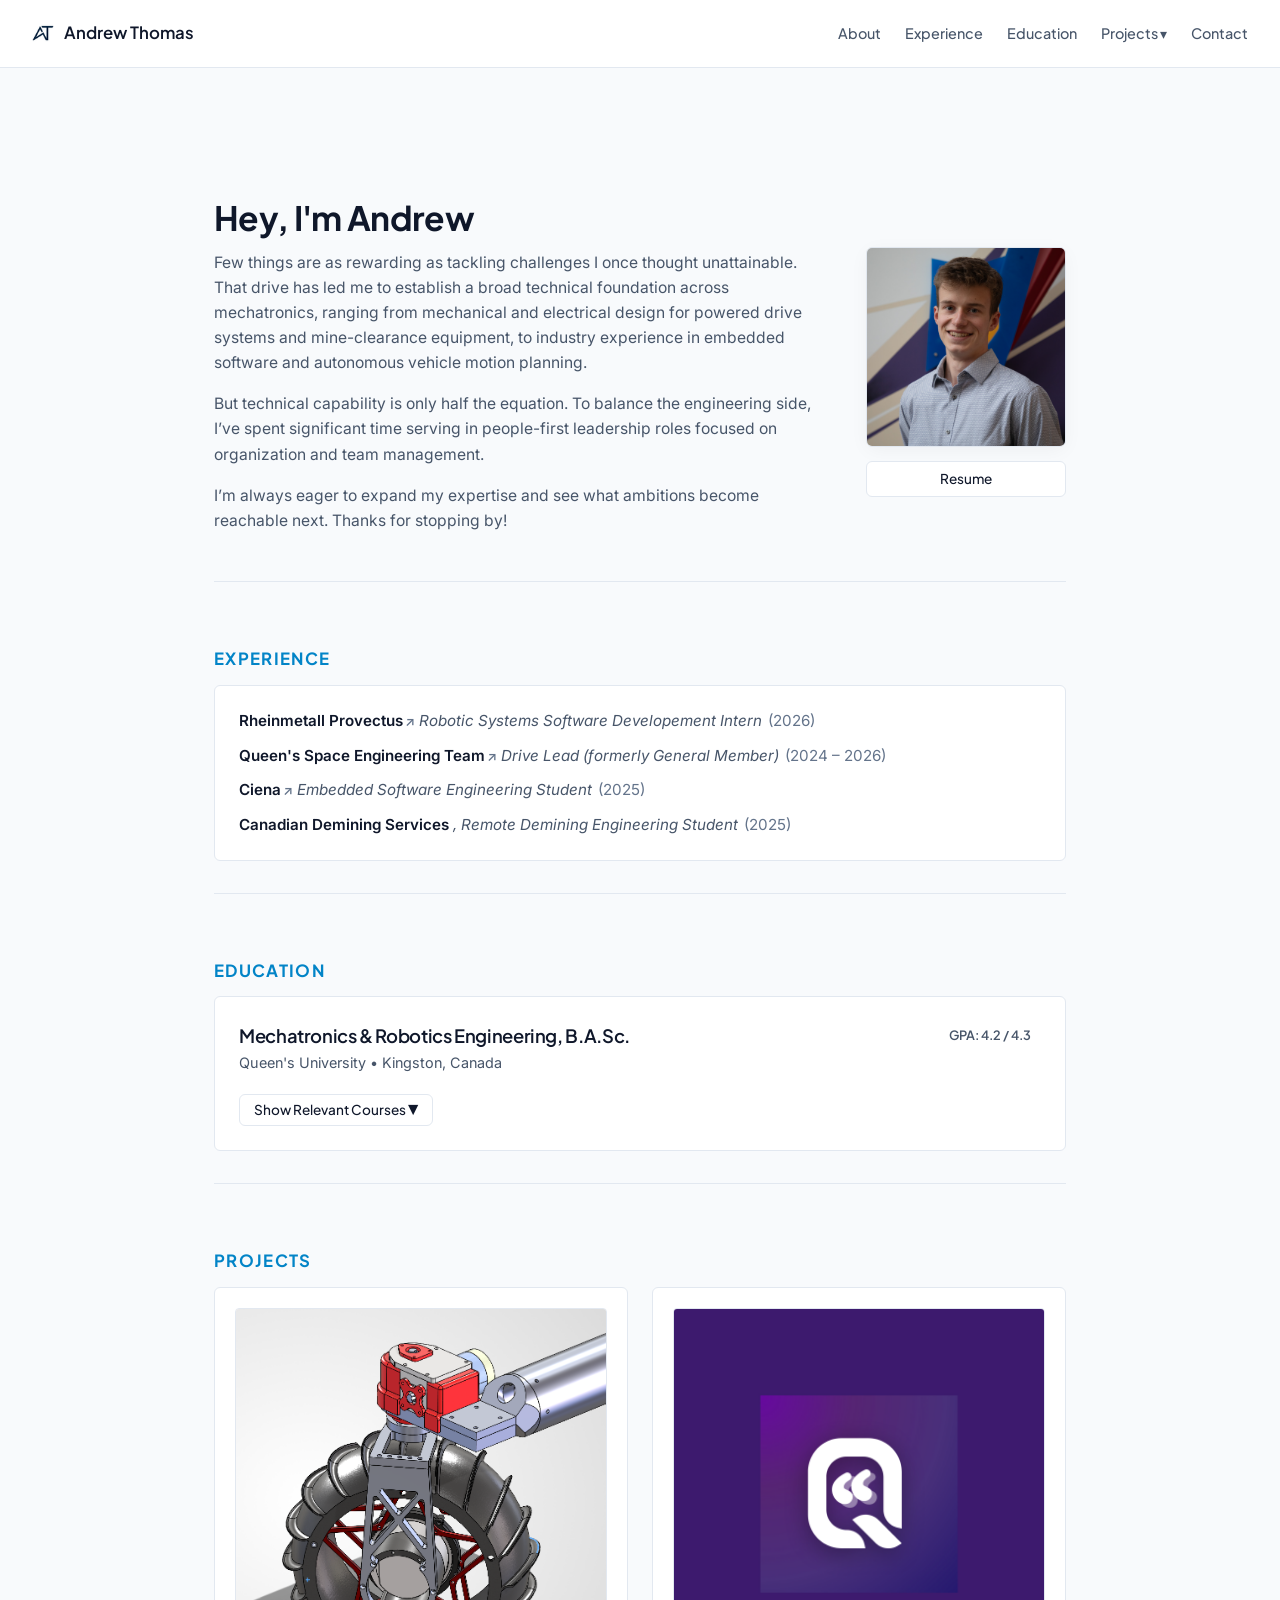
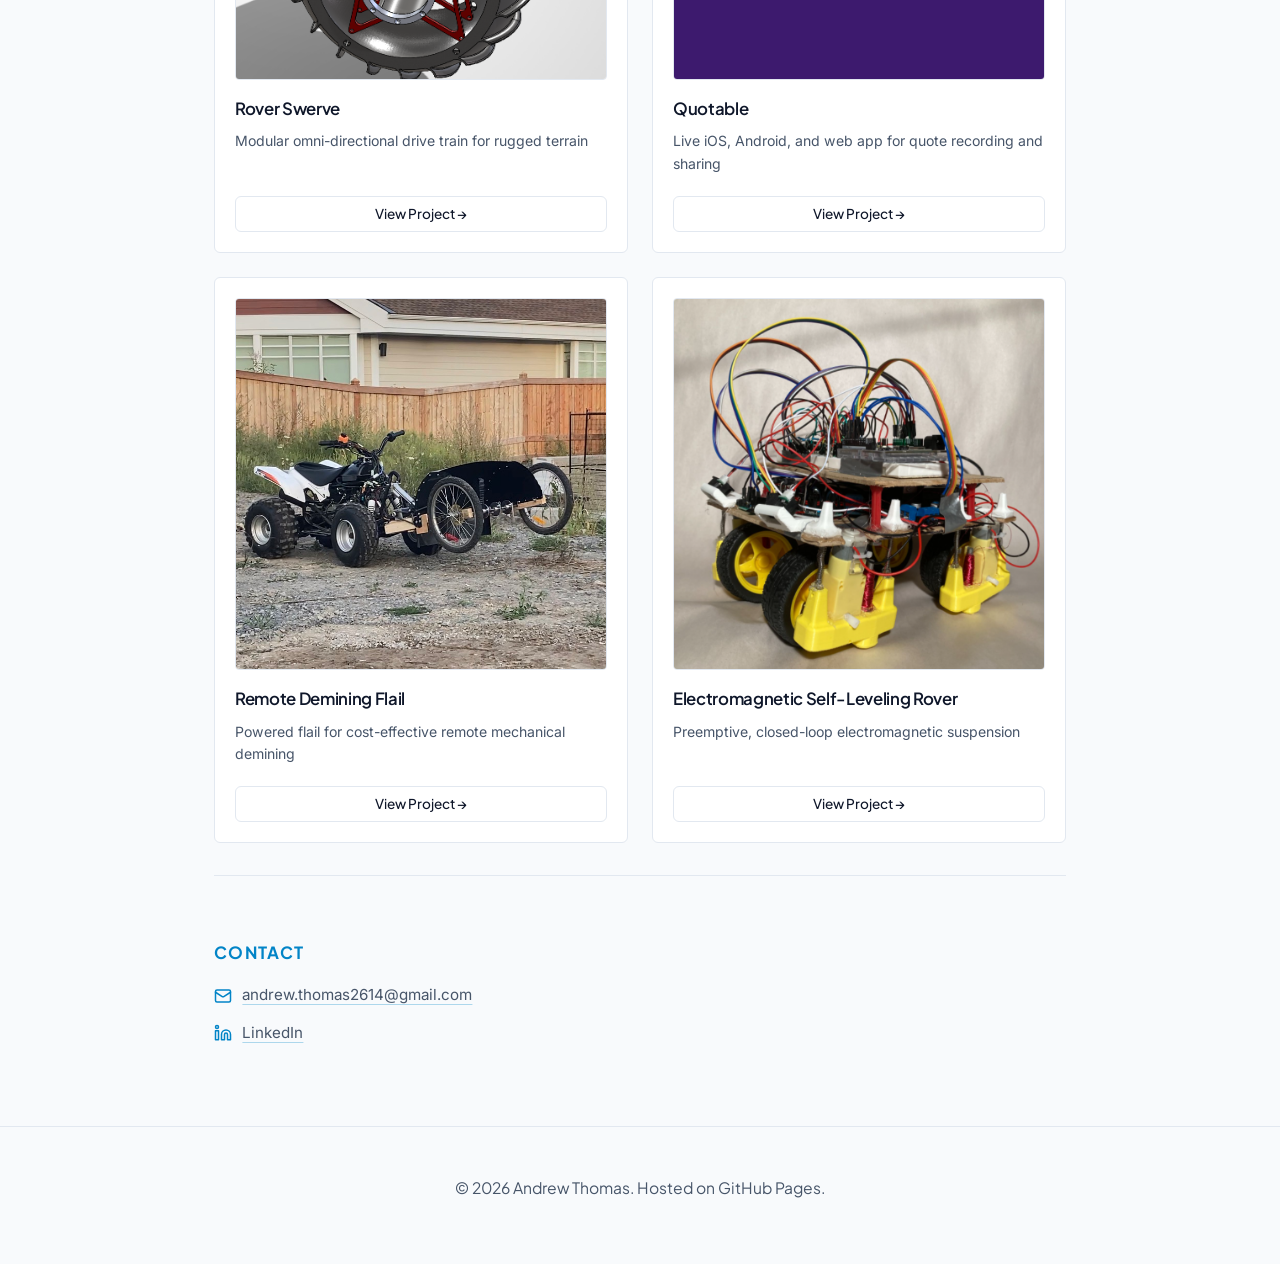
<file: index.html>
<!DOCTYPE html>
<html lang="en">
<head>
  <meta charset="UTF-8">
  <meta name="viewport" content="width=device-width, initial-scale=1.0">
  <title>Andrew Thomas | Engineering Portfolio</title>
  <link rel="icon" type="image/x-icon" href="./assets/images/favicon32.ico">
  <link rel="stylesheet" href="css/styles.css">
  <script src="js/components.js" defer></script>
  <script src="js/main.js" defer></script>
</head>
<body>

  <main>
    <section id="about" class="section">
      <div class="about-container">
        <div class="about-text">
          <h1>Hey, I'm Andrew</h1>
          <p>Few things are as rewarding as tackling challenges I once thought unattainable. That drive has led me to establish a broad technical foundation across mechatronics, ranging from mechanical and electrical design for powered drive systems and mine-clearance equipment, to industry experience in embedded software and autonomous vehicle motion planning.</p>
          <p>But technical capability is only half the equation. To balance the engineering side, I’ve spent significant time serving in people-first leadership roles focused on organization and team management.</p>
          <p>I’m always eager to expand my expertise and see what ambitions become reachable next. Thanks for stopping by!</p>
        </div>
        <div class="about-image">
          <img src="./assets/images/profile.jpg" alt="Profile Photo">
          <a href="./assets/documents/AndrewThomas_PortfolioResume26.pdf" class="btn resume-btn" target="_blank" rel="noopener noreferrer">
            Resume
          </a>
        </div>
      </div>
    </section>

    <section id="experience" class="section">
      <h2>Experience</h2>
      <div class="experience-card">
        <div class="experience-list">
          <div class="experience-item">
            <a href="https://www.rheinmetall.com/en/company/subsidiaries/provectus-robotics-solutions" target="_blank" rel="noopener noreferrer" class="company-link">
              Rheinmetall Provectus<span class="ext-icon">&#8599;</span>
            </a>
            <span class="role-details"> Robotic Systems Software Developement Intern <span class="timeframe">(2026)</span></span>
          </div>

          <div class="experience-item">
            <a href="https://qset.ca/" target="_blank" rel="noopener noreferrer" class="company-link">
              Queen's Space Engineering Team<span class="ext-icon">&#8599;</span>
            </a>
            <span class="role-details"> Drive Lead (formerly General Member)  <span class="timeframe">(2024 &ndash; 2026)</span></span>
          </div>

          <div class="experience-item">
            <a href="https://www.ciena.com/" target="_blank" rel="noopener noreferrer" class="company-link">
              Ciena<span class="ext-icon">&#8599;</span>
            </a>
            <span class="role-details"> Embedded Software Engineering Student <span class="timeframe">(2025)</span></span>
          </div>

          <div class="experience-item">
            <span class="company-name">Canadian Demining Services</span>
            <span class="role-details">, Remote Demining Engineering Student <span class="timeframe">(2025)</span></span>
          </div>
        </div>
      </div>
    </section>

    <section id="education" class="section">
      <h2>Education</h2>
      <div class="education-card">
        <div class="education-header">
          <div class="education-title">
            <h3>Mechatronics &amp; Robotics Engineering, B.A.Sc.</h3>
            <p class="eduction-uni-name">Queen's University &bull; Kingston, Canada</p>
          </div>
          <span class="eduction-gpa-badge">GPA: 4.2 / 4.3</span>
        </div>

        <button id="toggle-courses-btn" class="btn btn-courses">Show Relevant Courses &#9660;</button>

        <div id="courses-list" class="courses-container hidden">
          <h4>Relevant Courses</h4>
          
          <div class="courses-columns">
            <div class="course-group">
              <h5>Systems &amp; Automation</h5>
              <ul>
                <li>Mechatronics Design I &ndash; III</li>
                <li>Industrial Automation</li>
                <li>Sensors and Electric Actuators</li>
                <li>Signals and Systems</li>
              </ul>
            </div>

            <div class="course-group">
              <h5>Embedded &amp; Computing</h5>
              <ul>
                <li>Microprocessors and Embedded Sys.</li>
                <li>Computer Architecture</li>
                <li>Digital Systems</li>
                <li>Computer Networks</li>
              </ul>
            </div>

            <div class="course-group">
              <h5>Hardware, Software &amp; Math</h5>
              <ul>
                <li>Electronics I &ndash; II</li>
                <li>Statics and Solid Mechanics</li>
                <li>Data Structures and Algorithms</li>
                <li>Numerical Methods &amp; Optimization</li>
              </ul>
            </div>
          </div>

          <div class="curriculum-link-wrapper">
            <a href="https://smithengineering.queensu.ca/mre/undergraduate/curriculum.html" target="_blank" rel="noopener noreferrer" class="curriculum-link">
              View Official Curriculum &rarr;
            </a>
          </div>
        </div>
      </div>
    </section>

    <!-- projects -->
    <section id="projects" class="section">
      <h2>Projects</h2>
      <div class="project-grid">
        <div class="project-card">
          <img src="assets/images/swerve-thumb.png" alt="Swerve Image">
          <h3>Rover Swerve</h3>
          <p>Modular omni-directional drive train for rugged terrain</p>
          <a href="projects/rover-swerve.html" class="btn">View Project &rarr;</a>
        </div>
        <div class="project-card">
          <img src="assets/images/quotable-loading.png" alt="Quotable Logo">
          <h3>Quotable</h3>
          <p>Live iOS, Android, and web app for quote recording and sharing </p>
          <a href="projects/quotable.html" class="btn">View Project &rarr;</a>
        </div>
        <div class="project-card">
          <img src="assets/images/flail-thumb.jpg" alt="Flail Image">
          <h3>Remote Demining Flail</h3>
          <p>Powered flail for cost-effective remote mechanical demining </p>
          <a href="projects/demining-flail.html" class="btn">View Project &rarr;</a>
        </div>
        <div class="project-card">
          <img src="assets/images/self-leveling-thumb.png" alt="Self-Leveling Rover Image">
          <h3>Electromagnetic Self-Leveling Rover</h3>
          <p>Preemptive, closed-loop electromagnetic suspension </p>
          <a href="projects/self-leveling-rover.html" class="btn">View Project &rarr;</a>
        </div>
      </div>
    </section>

    <!-- Contact Info Section -->
    <section id="contact" class="section">
      <h2>Contact</h2>
      <div class="contact-links">
        
        <a href="mailto:andrew.thomas2614@gmail.com" class="contact-item">
          <svg class="contact-icon" xmlns="http://www.w3.org/2000/svg" viewBox="0 0 24 24" fill="none" stroke="currentColor" stroke-width="2" stroke-linecap="round" stroke-linejoin="round">
            <rect width="20" height="16" x="2" y="4" rx="2"/>
            <path d="m22 7-8.97 5.7a1.94 1.94 0 0 1-2.06 0L2 7"/>
          </svg>
          <span>andrew.thomas2614@gmail.com</span>
        </a>

        <a href="https://www.linkedin.com/in/andrew-thomas-454298328/" target="_blank" rel="noopener noreferrer" class="contact-item">
          <svg class="contact-icon" xmlns="http://www.w3.org/2000/svg" viewBox="0 0 24 24" fill="none" stroke="currentColor" stroke-width="2" stroke-linecap="round" stroke-linejoin="round">
            <path d="M16 8a6 6 0 0 1 6 6v7h-4v-7a2 2 0 0 0-2-2 2 2 0 0 0-2 2v7h-4v-7a6 6 0 0 1 6-6z"/>
            <rect width="4" height="12" x="2" y="9"/>
            <circle cx="4" cy="4" r="2"/>
          </svg>
          <span>LinkedIn</span>
        </a>

      </div>
    </section>
  </main>

  <footer>
    <p>&copy; 2026 Andrew Thomas. Hosted on GitHub Pages.</p>
  </footer>

</body>
</html>
</file>
<file: css/styles.css>
@import url('https://fonts.googleapis.com/css2?family=Inter:wght@400;500;600&family=Plus+Jakarta+Sans:wght@500;600;700&display=swap');

:root {
  --bg-primary: #f8fafc;
  --bg-surface: #ffffff;
  --text-main: #0f172a;
  --text-muted: #475569;
  --text-subtle: #64748b;
  --accent: #0284c7;
  --accent-hover: #0369a1;
  --accent-subtle: #f0f9ff;
  --border: #e2e8f0;
  --border-focus: #cbd5e1;

  --shadow-sm: 0 1px 2px 0 rgba(15, 23, 42, 0.04);
  --shadow-card: 0 4px 20px -2px rgba(15, 23, 42, 0.05);

  --font-main: 'Inter', -apple-system, BlinkMacSystemFont, sans-serif;
  --font-heading: 'Plus Jakarta Sans', -apple-system, BlinkMacSystemFont, sans-serif;

  --max-width: 900px;
  --radius: 6px;
  --transition: all 0.15s ease-in-out;
}

/* layout */
*, *::before, *::after {
  box-sizing: border-box;
  margin: 0;
  padding: 0;
}

html {
  scroll-behavior: smooth;
  font-size: 16px;
  background-color: var(--bg-primary);
}

body {
  background-color: var(--bg-primary);
  color: var(--text-main);
  font-family: var(--font-main);
  line-height: 1.6;
  -webkit-font-smoothing: antialiased;
}

main {
  max-width: var(--max-width);
  margin: 0 auto;
  padding: 6rem 1.5rem 3rem 1.5rem;
}

h1, h2, h3, h4 {
  font-family: var(--font-heading);
  color: var(--text-main);
  font-weight: 700;
  letter-spacing: -0.02em;
}

h1 { font-size: 2.1rem; line-height: 1.25; margin-bottom: 0.75rem; }
h2 { 
  font-size: 1.05rem; 
  text-transform: uppercase; 
  letter-spacing: 0.08em; 
  color: var(--accent); 
  margin-bottom: 0.5rem;
  font-weight: 700;
}
h3 { font-size: 1.15rem; font-weight: 600; }

p {
  color: var(--text-muted);
  font-size: 0.98rem;
  margin-bottom: 1rem;
}

a {
  color: var(--accent);
  text-decoration: underline;
  text-decoration-color: rgba(2, 132, 199, 0.3);
  text-underline-offset: 4px;
  transition: var(--transition);
}

a:hover {
  color: var(--accent-hover);
  text-decoration-color: var(--accent-hover);
}

.section {
  padding: 2rem 0;
  border-bottom: 1px solid var(--border);
}

.section:last-of-type {
  border-bottom: none;
}

/* header */
.navbar {
  display: flex;
  justify-content: space-between;
  align-items: center;
  padding: 1.25rem 2rem;
  background-color: var(--bg-surface);
  border-bottom: 1px solid var(--border);
  position: sticky;
  top: 0;
  z-index: 100;
}

.nav-brand {
  display: flex;
  align-items: center;
}

.brand-link {
  display: inline-flex;
  align-items: center;
  gap: 0.65rem;
  text-decoration: none;
  color: var(--text-main);
  font-family: var(--font-heading);
  font-weight: 600;
  font-size: 1.05rem;
  transition: opacity 0.15s ease;
}

.brand-link:hover {
  opacity: 0.85;
}

.nav-favicon {
  width: 22px;
  height: 22px;
  object-fit: contain;
  display: block;
}

/* Navigation Links */
.nav-links {
  display: flex;
  align-items: center;
  gap: 1.5rem;
}

.nav-links a {
  color: var(--text-muted);
  text-decoration: none;
  font-family: var(--font-heading);
  font-size: 0.9rem;
  font-weight: 500;
  transition: color 0.15s ease;
}

.nav-links a:hover {
  color: var(--accent);
}

.dropdown {
  position: relative;
}

.dropdown-content {
  display: none;
  position: absolute;
  top: 100%;
  right: 0;
  background-color: var(--bg-surface);
  min-width: 220px;
  border: 1px solid var(--border);
  border-radius: var(--radius);
  padding: 0.35rem 0;
  box-shadow: var(--shadow-card);
}

.dropdown-content a {
  display: block;
  padding: 0.5rem 1rem;
  font-size: 0.85rem;
  color: var(--text-muted);
}

.dropdown-content a:hover {
  background-color: var(--accent-subtle);
  color: var(--accent);
}

.dropdown:hover .dropdown-content {
  display: block;
}

/* about */
.about-container {
  display: grid;
  grid-template-columns: 1fr 200px;
  gap: 3rem;
  align-items: center;
}

.about-image {
  display: flex;
  flex-direction: column; /* Keeps button stacked BELOW photo on all screens */
  align-items: center;
  gap: 0.85rem;
}

.about-image img {
  width: 200px;
  height: 200px;
  object-fit: cover;
  border-radius: var(--radius);
  border: 1px solid var(--border);
  box-shadow: var(--shadow-card);
  transition: var(--transition);
}

.resume-btn {
  display: inline-flex;
  align-items: center;
  justify-content: center;
  gap: 0.5rem;
  width: 200px; /* Matches image width */
  text-align: center;
}

@media (max-width: 768px) {
  .about-container {
    grid-template-columns: 1fr;
  }

  .about-image {
    order: -1;
  }

  .about-image img {
    width: 150px;
    height: 150px;
  }

  .resume-btn {
    width: 150px;
  }
}

/* experience */
.experience-card {
  background-color: var(--bg-surface);
  border: 1px solid var(--border);
  border-radius: var(--radius);
  padding: 1.5rem;
  box-shadow: none;
}

.experience-list {
  display: flex;
  flex-direction: column;
  gap: 0.85rem;
}

.experience-item {
  font-size: 0.95rem;
  line-height: 1.4;
  color: var(--text-main);
}

.company-link {
  font-weight: 600;
  color: var(--text-main);
  text-decoration: none;
  transition: var(--transition);
}

.company-link:hover {
  color: var(--accent);
}

.company-name {
  font-weight: 600;
  color: var(--text-main);
}

.ext-icon {
  font-size: 0.85em;
  margin-left: 2px;
  display: inline-block;
  color: var(--text-subtle);
  transition: var(--transition);
}

.company-link:hover .ext-icon {
  color: var(--accent);
  transform: translate(1px, -1px);
}

.role-details {
  font-style: italic;
  color: var(--text-muted);
}

.timeframe {
  font-style: normal;
  color: var(--text-subtle);
  margin-left: 2px;
}

/* education */
.education-card {
  background-color: var(--bg-surface);
  border: 1px solid var(--border);
  border-radius: var(--radius);
  padding: 1.5rem;
}

.hidden {
  display: none !important;
}

.education-header {
  display: flex;
  justify-content: space-between;
  align-items: flex-start;
  gap: 1rem;
  margin-bottom: 1.25rem;
}

.eduction-uni-name {
  color: var(--text-muted);
  font-size: 0.9rem;
  margin-bottom: 0;
}

.eduction-gpa-badge {
  font-family: var(--font-heading);
  font-size: 0.8rem;
  font-weight: 600;
  color: var(--text-muted);
  padding: 0.25rem 0.65rem;
  white-space: nowrap;
}

.courses-container {
  margin-top: 1.25rem;
  padding-top: 1.25rem;
  border-top: 1px solid var(--border);
}

.courses-container h4 {
  font-family: var(--font-heading);
  font-size: 0.88rem;
  text-transform: uppercase;
  letter-spacing: 0.05em;
  color: var(--text-subtle);
  margin-bottom: 1rem;
}

.education-gpa-badge {
  font-family: var(--font-heading);
  font-size: 0.8rem;
  font-weight: 600;
  color: var(--accent);
  background-color: var(--accent-subtle);
  border: 1px solid rgba(2, 132, 199, 0.2);
  padding: 0.25rem 0.65rem;
  border-radius: var(--radius);
}

.btn {
  display: inline-block;
  background-color: var(--bg-surface);
  color: var(--text-main);
  border: 1px solid var(--border);
  padding: 0.4rem 0.85rem;
  border-radius: var(--radius);
  font-size: 0.85rem;
  font-family: var(--font-heading);
  font-weight: 500;
  cursor: pointer;
  text-decoration: none;
  transition: var(--transition);
}

.btn:hover {
  background-color: var(--accent-subtle);
  color: var(--accent);
  border-color: rgba(2, 132, 199, 0.3);
}

.courses-columns {
  display: grid;
  grid-template-columns: repeat(auto-fit, minmax(200px, 1fr));
  gap: 1.25rem 1.5rem;
  margin-bottom: 1rem;
}

.course-group h5 {
  font-family: var(--font-heading);
  font-size: 0.78rem;
  font-weight: 600;
  text-transform: uppercase;
  letter-spacing: 0.04em;
  color: var(--accent);
  margin-bottom: 0.4rem;
  border-bottom: 1px dashed var(--border);
  padding-bottom: 0.2rem;
}

.course-group ul {
  list-style: none;
  padding: 0;
  margin: 0;
}

.course-group li {
  font-size: 0.8rem;
  line-height: 1.35;
  color: var(--text-muted);
  padding: 0.15rem 0;
  display: flex;
  align-items: center;
}

.course-group li::before {
  content: "•";
  color: var(--text-subtle);
  font-size: 0.75rem;
  margin-right: 0.4rem;
}

.curriculum-link-wrapper {
  margin-top: 1rem;
  padding-top: 0.75rem;
  border-top: 1px solid var(--border);
}

.curriculum-link {
  font-family: var(--font-heading);
  font-size: 0.82rem;
  font-weight: 500;
  color: var(--accent);
  text-decoration: none;
  transition: var(--transition);
}

.curriculum-link:hover {
  text-decoration: underline;
  color: var(--text-main);
}

/* projects */
.back-link {
  display: inline-flex;
  align-items: center;
  gap: 0.5rem;
  font-family: var(--font-heading);
  font-size: 0.88rem;
  font-weight: 500;
  color: var(--text-muted);
  text-decoration: none;
  margin-bottom: 1.5rem;
  transition: color 0.15s ease, transform 0.15s ease;
}

.back-icon {
  width: 16px;
  height: 16px;
  stroke: var(--accent);
  transition: transform 0.15s ease;
}

.back-link:hover {
  color: var(--accent);
}

.back-link:hover .back-icon {
  transform: translateX(-3px);
}

.project-grid {
  display: grid;
  grid-template-columns: repeat(2, 1fr);
  gap: 1.5rem;
}

.project-card {
  background-color: var(--bg-surface);
  border: 1px solid var(--border);
  border-radius: var(--radius);
  padding: 1.25rem;
  display: flex;
  flex-direction: column;
  height: 100%;
}

.project-card img {
  width: 100%;
  aspect-ratio: 1 / 1;
  object-fit: cover;
  border-radius: calc(var(--radius) - 2px);
  border: 1px solid var(--border);
  margin-bottom: 1rem;
}

.project-card h3 {
  font-size: 1.05rem;
  margin-bottom: 0.5rem;
}

.project-card p {
  font-size: 0.88rem;
  flex-grow: 1;
  margin-bottom: 1.25rem;
}

.project-card .btn {
  text-align: center;
  align-self: flex-start;
  width: 100%;
}

@media (max-width: 868px) {
  .project-grid {
    grid-template-columns: repeat(2, 1fr);
  }
}

@media (max-width: 580px) {
  .project-grid {
    grid-template-columns: 1fr;
  }
}

.project-detail h2,
main h2 {
  font-size: 1.05rem;
  text-transform: uppercase;
  letter-spacing: 0.08em;
  color: var(--accent);
  margin-top: 2rem;
  margin-bottom: 0.75rem;
  font-weight: 700;
}

.project-detail h2:first-of-type {
  margin-top: 1rem;
}

ul {
  list-style-type: disc;
  padding-left: 1.25rem;
  margin-bottom: 1.5rem;
}

li {
  color: var(--text-muted);
  font-size: 0.98rem;
  line-height: 1.5;
  margin-bottom: 0.35rem;
}

li::marker {
  color: var(--accent);
}
.project-header {
  margin-bottom: 2rem;
}

.subtitle {
  font-family: var(--font-heading);
  font-size: 0.95rem;
  color: var(--text-muted);
  font-weight: 600;
  margin-top: -0.25rem;
}

.cad-container {
  margin-bottom: 2.5rem;
}

.cad-window {
  width: 100%;
  height: 480px;
  background-color: var(--bg-surface);
  border: 1px solid var(--border);
  border-radius: var(--radius);
  overflow: hidden;
  margin-top: 0.75rem;
}

.cad-window model-viewer {
  width: 100%;
  height: 100%;
  --poster-color: transparent;
}

.app-demo-section {
  margin-top: 1.5rem;
  text-align: left;
}

.demo-subtitle {
  font-size: 0.9rem;
  color: var(--text-muted);
  margin-bottom: 1.5rem;
}

.phone-mockup {
  position: relative;
  width: 320px;
  height: 650px;
  margin: 0 auto;
  background-color: #000000;
  border: 1px solid var(--border);
  border-radius: 40px;
  padding: 10px;
  box-shadow: var(--shadow-card);
}

.phone-notch {
  position: absolute;
  top: 16px;
  left: 50%;
  transform: translateX(-50%);
  width: 100px;
  height: 16px;
  background-color: #000000;
  border-bottom-left-radius: 10px;
  border-bottom-right-radius: 10px;
  z-index: 10;
}

.phone-screen {
  width: 100%;
  height: 100%;
  border-radius: 30px;
  object-fit: cover;
  display: block;
  background-color: var(--bg-surface);
}

@media (max-width: 400px) {
  .phone-mockup {
    width: 280px;
    height: 570px;
  }
}

.video-demo-section {
  margin-bottom: 2.5rem;
}


.video-window {
  width: 100%;
  height: 480px;
  background-color: var(--bg-surface);
  border: 1px solid var(--border);
  border-radius: var(--radius);
  overflow: hidden;
  box-shadow: var(--shadow-sm);
}

.demo-video {
  width: 100%;
  height: 100%;
  object-fit: cover;
  display: block;
}

@media (max-width: 600px) {
  .video-window {
    height: 300px;
  }
}

.hero-image-section,
.cad-container,
.video-demo-section {
  margin-bottom: 2.5rem;
}

.hero-image-window,
.cad-window,
.video-window {
  width: 100%;
  height: 480px;
  background-color: var(--bg-surface);
  border: 1px solid var(--border);
  border-radius: var(--radius);
  overflow: hidden;
  box-shadow: var(--shadow-sm);
}

.hero-image-window img,
.cad-window model-viewer,
.video-window video {
  width: 100%;
  height: 100%;
  object-fit: cover;
  display: block;
}

.project-gallery {
  width: 100%;
}

.image-grid {
  display: grid;
  grid-template-columns: repeat(2, 1fr);
  grid-auto-rows: minmax(200px, auto);
  grid-auto-flow: dense;
  gap: 1.25rem;
  width: 100%;
}

.gallery-item {
  margin: 0;
  background-color: var(--bg-surface);
  border: 1px solid var(--border);
  border-radius: var(--radius);
  padding: 0.75rem;
  display: flex;
  flex-direction: column;
  cursor: pointer;
  transition: border-color 0.15s ease, transform 0.15s ease;
  height: 100%;
  box-sizing: border-box;
}

.gallery-item.span-v2 {
  grid-row: span 2;
}

.gallery-item:hover {
  border-color: var(--accent);
  transform: translateY(-2px);
}

.gallery-item img,
.gallery-item video {
  width: 100%;
  flex: 1;
  min-height: 0;
  aspect-ratio: 16 / 9;
  object-fit: cover;
  background-color: var(--bg-primary);
  border-radius: calc(var(--radius) - 2px);
  border: 1px solid var(--border);
  display: block;
}

.gallery-item.span-v2 img,
.gallery-item.span-v2 video {
  aspect-ratio: auto;
}

.gallery-item figcaption {
  font-family: var(--font-heading);
  font-size: 0.82rem;
  color: var(--text-subtle);
  margin-top: 0.6rem;
  line-height: 1.4;
  text-align: center;
  flex-shrink: 0;
}


.lightbox {
  border: 1px solid var(--border);
  border-radius: var(--radius);
  background-color: var(--bg-surface);
  color: var(--text-main);
  padding: 1.5rem;
  width: 90vw;
  max-width: 1000px;
  max-height: 90vh;
  margin: auto;
  box-shadow: var(--shadow-card);
  outline: none;
}

.lightbox::backdrop {
  background-color: rgba(15, 23, 42, 0.75);
  backdrop-filter: blur(4px);
}

.lightbox img,
.lightbox video {
  width: 100%;
  max-height: 75vh;
  display: block;
  margin: 0 auto;
  border-radius: calc(var(--radius) - 2px);
  object-fit: contain;
}

.lightbox p {
  font-family: var(--font-heading);
  font-size: 0.88rem;
  color: var(--text-muted);
  text-align: center;
  margin-top: 1rem;
  margin-bottom: 0;
}

.lightbox-close {
  position: absolute;
  top: 0.5rem;
  right: 0.75rem;
  background: transparent;
  border: none;
  font-size: 1.5rem;
  color: var(--text-subtle);
  cursor: pointer;
  line-height: 1;
  padding: 0.25rem;
}

.lightbox-close:hover {
  color: var(--accent);
}

@media (max-width: 600px) {
  .hero-image-window,
  .cad-window,
  .video-window {
    height: 280px;
  }

  .image-grid {
    grid-template-columns: 1fr;
    grid-auto-rows: auto;
  }

  .gallery-item.span-v2 {
    grid-row: auto;
  }
}

.contact-links {
  display: flex;
  flex-direction: column;
  gap: 0.85rem;
  margin-top: 1rem;
}

.contact-item {
  display: inline-flex;
  align-items: center;
  gap: 0.65rem;
  color: var(--text-muted);
  font-size: 0.95rem;
  text-decoration: none;
  width: fit-content;
  transition: var(--transition);
}

.contact-icon {
  width: 18px;
  height: 18px;
  stroke: var(--accent);
  flex-shrink: 0;
  transition: var(--transition);
}

.contact-item span {
  color: var(--text-muted);
  text-decoration: underline;
  text-decoration-color: rgba(2, 132, 199, 0.3);
  text-underline-offset: 4px;
  transition: var(--transition);
}

.contact-item:hover span {
  color: var(--accent);
  text-decoration-color: var(--accent-hover);
}

.contact-item:hover .contact-icon {
  transform: translateY(-1px);
}

/* footer */
footer {
  text-align: center;
  padding: 3rem 0;
  color: var(--text-subtle);
  font-family: var(--font-heading);
  font-size: 0.82rem;
  border-top: 1px solid var(--border);
}

@media (max-width: 768px) {
  .about-container {
    grid-template-columns: 1fr;
  }
  .about-image {
    order: -1;
  }
  .about-image img {
    width: 140px;
    height: 140px;
  }
}
</file>
